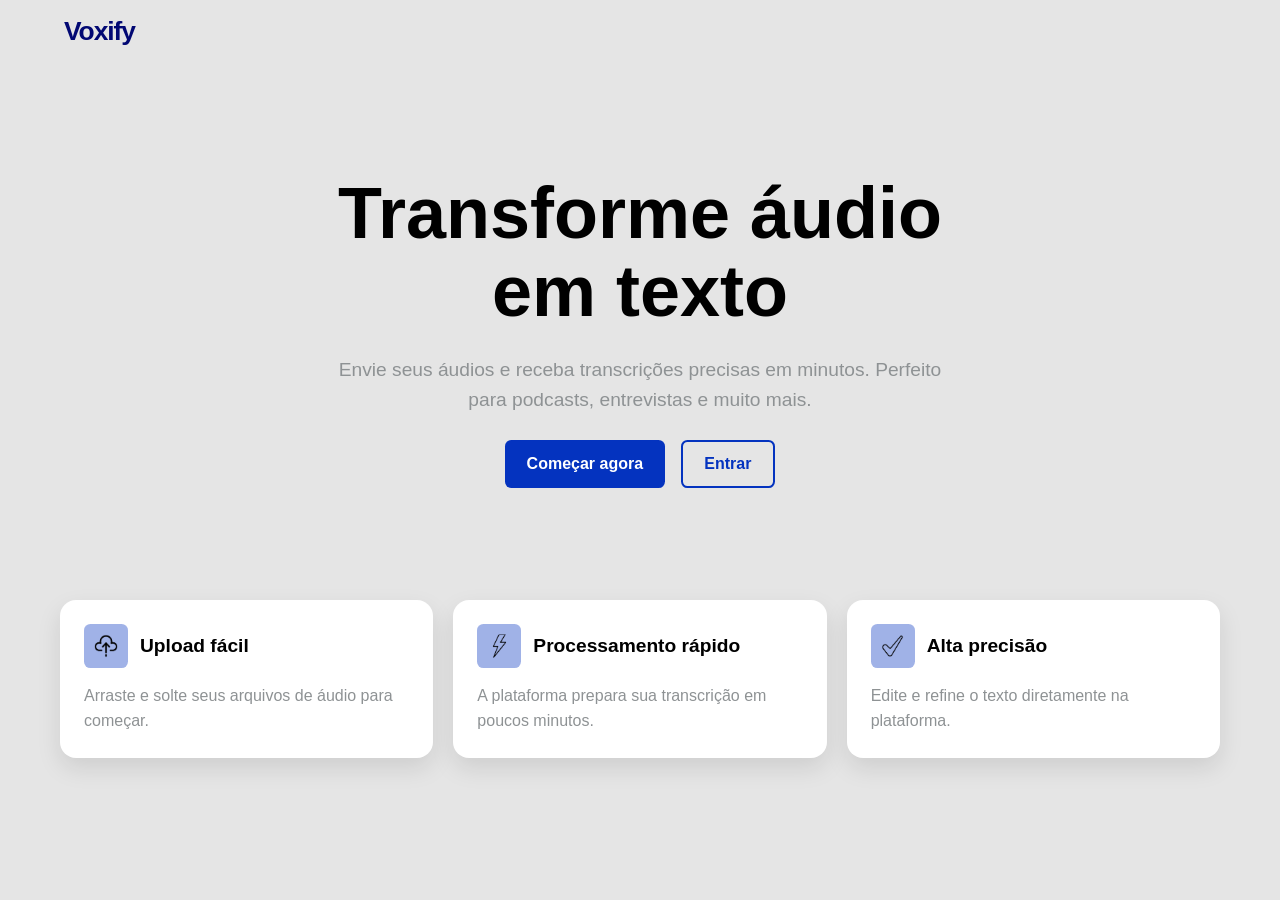
<file: Front/index.html>
<!doctype html>
<html lang="pt-BR">
  <head>
    <meta charset="UTF-8">
    <meta name="viewport" content="width=device-width, initial-scale=1.0">
    <meta name="description" content="Voxify transforma seus áudios em texto de forma simples e rápida.">
    <meta http-equiv="Content-Security-Policy" content="default-src 'self'; img-src 'self' data:; style-src 'self' https://fonts.googleapis.com; font-src 'self' https://fonts.gstatic.com; script-src 'self'; connect-src http://127.0.0.1:8000 http://localhost:8000 https://voxify-api-lgv4.onrender.com; base-uri 'self'; form-action 'self'; frame-ancestors 'none'">
    <meta name="referrer" content="strict-origin-when-cross-origin">
    <link rel="stylesheet" href="style/index.css">
    <title>Voxify — Áudio para texto</title>
  </head>
  <body>
    <header class="site-header">
      <nav class="menu_index" aria-label="Navegação principal">
        <a class="botao_logo" href="index.html" aria-label="Voxify, página inicial">Voxify</a>

      </nav>
    </header>
    <main class="container_principal">
      <section class="container_1" aria-labelledby="titulo-principal">
        <h1 id="titulo-principal" class="titulo_principal">Transforme áudio em texto</h1>
        <p class="paragrafo_principal">Envie seus áudios e receba transcrições precisas em minutos. Perfeito para podcasts, entrevistas e muito mais.</p>
        <div class="botoes">
          <a class="botao_1" href="registro.html">Começar agora</a>
          <a class="botao_2" href="login.html">Entrar</a>
        </div>
      </section>
      <section id="recursos" class="container_2" aria-label="Recursos">
        <article class="card">
          <div class="header"><img class="icone" src="assets/upload-na-nuvem.png" alt=""><h2 class="titulo_card">Upload fácil</h2></div>
          <p class="paragrafo_card">Arraste e solte seus arquivos de áudio para começar.</p>
        </article>
        <article class="card">
          <div class="header"><img class="icone" src="assets/instantaneo.png" alt=""><h2 class="titulo_card">Processamento rápido</h2></div>
          <p class="paragrafo_card">A plataforma prepara sua transcrição em poucos minutos.</p>
        </article>
        <article class="card">
          <div class="header"><img class="icone" src="assets/marca-de-verificacao.png" alt=""><h2 class="titulo_card">Alta precisão</h2></div>
          <p class="paragrafo_card">Edite e refine o texto diretamente na plataforma.</p>
        </article>
      </section>
    </main>
  </body>
</html>
</file>
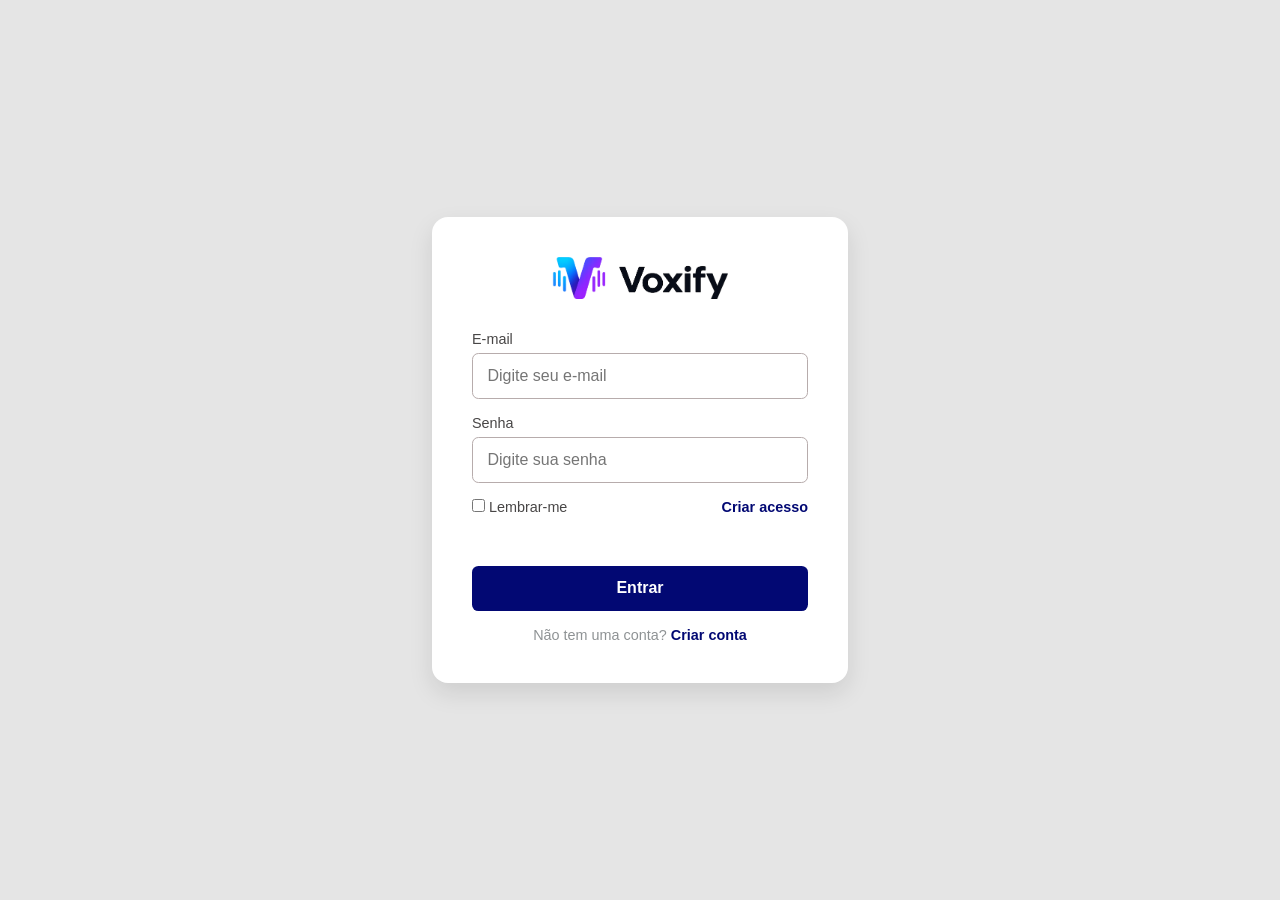
<file: Front/Dashboard.html>
<!doctype html>
<html lang="pt-BR">
  <head>
    <meta charset="UTF-8">
    <meta name="viewport" content="width=device-width, initial-scale=1.0">
    <meta http-equiv="Content-Security-Policy" content="default-src 'self'; img-src 'self' data:; style-src 'self' https://fonts.googleapis.com; font-src 'self' https://fonts.gstatic.com; script-src 'self'; connect-src http://127.0.0.1:8000 http://localhost:8000 https://voxify-api-lgv4.onrender.com; base-uri 'self'; form-action 'self'; frame-ancestors 'none'">
    <meta name="referrer" content="strict-origin-when-cross-origin">
    <link rel="stylesheet" href="style/dashboard.css">
    <title>Dashboard — Voxify</title>
  </head>
  <body>
    <header class="header_dashboard">
      <nav class="menu_dashboard" aria-label="Navegação do dashboard">
        <a href="index.html"><img class="logo_dashboard" src="assets/Logo_Voxify.png" alt="Voxify"></a>
        <div class="menu_dash_list">
          <button class="menu_dash_button" type="button" data-logout>Sair</button>
        </div>
      </nav>
    </header>
    <main class="container_dashboard">
      <section class="secao_upload" aria-labelledby="titulo-dashboard">
        <div class="cabecalho_dashboard"><h1 id="titulo-dashboard" class="titulo_dashboard">Dashboard</h1><p class="subtitulo_dashboard">Envie seu áudio e mantenha a transcrição organizada.</p></div>
        <div class="cards_dashboard">
          <section class="card_upload"><h2 class="titulo_card_upload">Upload de áudio</h2>
            <div class="upload_area" data-upload-area tabindex="0" role="button" aria-label="Selecionar arquivo de áudio"><input type="file" id="fileInput" accept="audio/mpeg,audio/wav,audio/x-m4a,audio/mp4" hidden>
              <div class="upload_content"><div class="icon_upload" aria-hidden="true"></div>
              <p class="upload_descricao">Arraste seu arquivo de áudio aqui</p><span>ou</span>
              <button class="botao_upload" type="button" data-file-button>Selecionar arquivo</button>
              <small class="upload_formato">MP3, WAV ou M4A até 1 GB</small>
              <p class="mensagem-upload" data-upload-message aria-live="polite"></p></div></div></section>
          <section class="card_texto_traduzido"><div class="campotexto"><h2 class="titulo_card_texto">Texto transcrito</h2><textarea class="campo_traduzido" id="texto" placeholder="O texto transcrito aparecerá aqui." aria-label="Texto transcrito"></textarea><div class="footer_texto"><span id="contador">0 caracteres</span><div class="botoes_acao"><button class="botao_limpar" type="button" data-clear-text>Limpar texto</button><button class="botao_download" type="button" data-download-text>Baixar texto</button></div></div></div></section>
        </div>
      </section>
      <section id="transcricoes" class="audio_transcritos" aria-labelledby="titulo-transcricoes"><h2 id="titulo-transcricoes" class="titulo_audio_transcritos">Transcrições recentes</h2><div class="lista_audios" data-audio-list><p class="lista-vazia">Nenhum áudio enviado ainda.</p></div></section>
    </main>
    <div id="modal-sessao" class="modal-sessao">
      <div class="modal-conteudo">
        <h2>Sessão quase expirada</h2>
        <p>
            Você está há algum tempo sem utilizar o sistema.
            Sua sessão será encerrada em aproximadamente 1 minuto.
        </p>
        <button id="continuar-sessao">
            Continuar conectado
        </button>
      </div>
    </div>
    <script src="script/config.js" defer></script>
    <script src="script/api.js" defer></script>
    <script src="script/upload.js" defer></script>
    <script src="script/dashboard.js" defer></script>
    <script src="script/session.js" defer></script>
  </body>
</html>
</file>
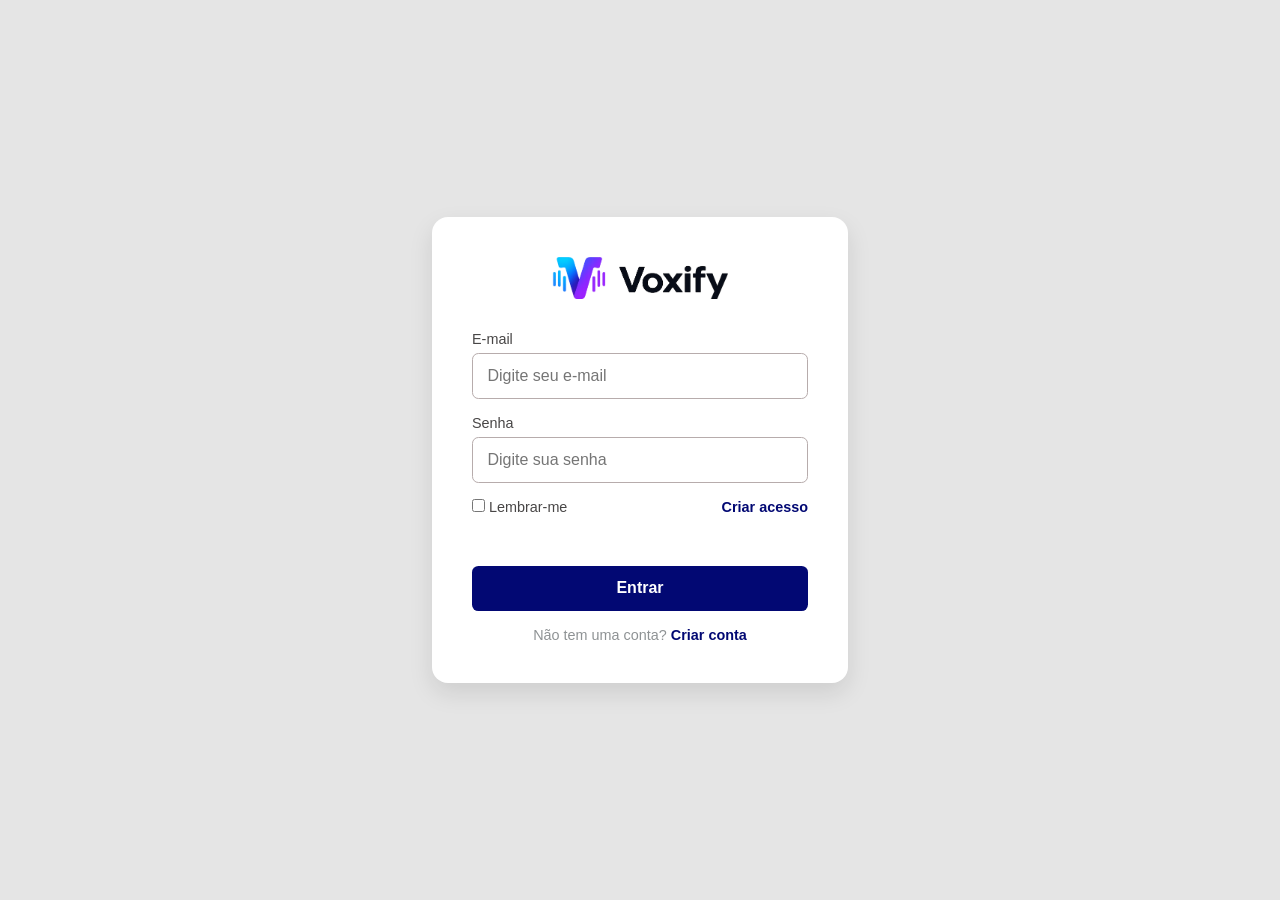
<file: Front/login.html>
<!doctype html>
<html lang="pt-BR">
  <head>
    <meta charset="UTF-8">
    <meta name="viewport" content="width=device-width, initial-scale=1.0">
    <meta http-equiv="Content-Security-Policy" content="default-src 'self'; img-src 'self' data:; style-src 'self' https://fonts.googleapis.com; font-src 'self' https://fonts.gstatic.com; script-src 'self'; connect-src http://127.0.0.1:8000 http://localhost:8000 https://voxify-api-lgv4.onrender.com; base-uri 'self'; form-action 'self'; frame-ancestors 'none'">
    <meta name="referrer" content="strict-origin-when-cross-origin">
    <link rel="stylesheet" href="style/login.css">
    <title>Entrar — Voxify</title>
  </head>
  <body>
    <main class="container_login">
      <form class="card_login" data-login-form>
        <a class="cabecalho_login" href="index.html" aria-label="Voltar à página inicial"><img class="logo_login" src="assets/Logo_Voxify.png" alt="Voxify"></a>
        <div class="input_login"><label class="nome_campo" for="email">E-mail</label><input id="email" class="campo_login" type="email" placeholder="Digite seu e-mail" autocomplete="email" required></div>
        <div class="input_login"><label class="nome_campo" for="senha">Senha</label><input id="senha" class="campo_login" type="password" placeholder="Digite sua senha" autocomplete="current-password" maxlength="128" required></div>
        <div class="opcoes"><label><input type="checkbox" name="lembrar"> <span class="checkbox_lembrar">Lembrar-me</span></label><a class="senha" href="registro.html">Criar acesso</a></div>
        <p class="mensagem-formulario" aria-live="polite"></p>
        <button class="botao_login_1" type="submit">Entrar</button>
        <p class="cadastro">Não tem uma conta? <a class="conta" href="registro.html">Criar conta</a></p>
      </form>
    </main>
    <div id="modal-sessao" class="modal-sessao">
      <div class="modal-conteudo">
        <h2>Sessão quase expirada</h2>
        <p>
            Você está há algum tempo sem utilizar o sistema.
            Sua sessão será encerrada em aproximadamente 1 minuto.
        </p>
        <button id="continuar-sessao">
            Continuar conectado
        </button>
      </div>
    </div>
    <script src="script/config.js" defer></script>
    <script src="script/api.js" defer></script>
    <script src="script/auth.js" defer></script>
    <script src="script/login.js" defer></script>
    <script src="script/session.js" defer></script>
  </body>
</html>
</file>
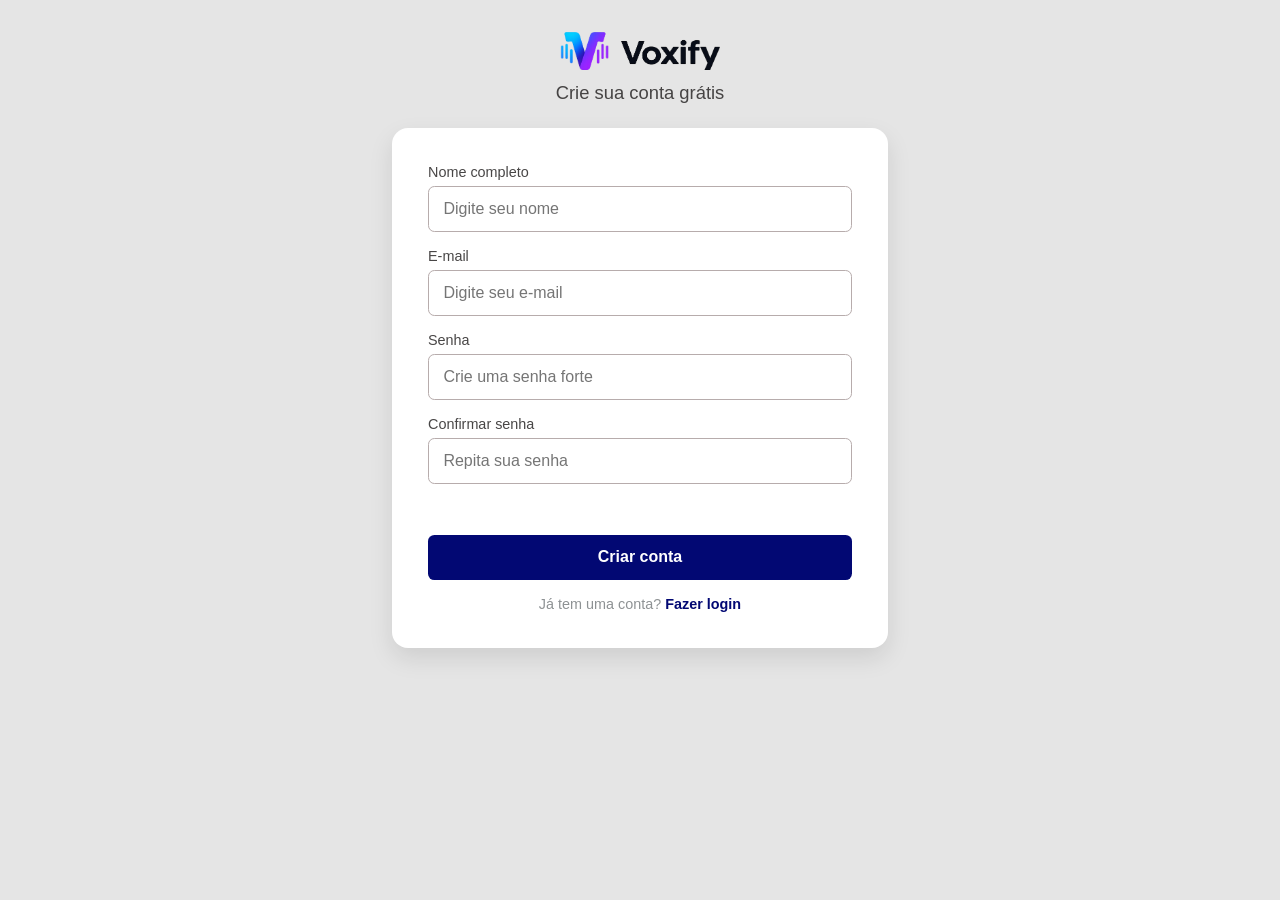
<file: Front/registro.html>
<!doctype html>
<html lang="pt-BR">
  <head>
    <meta charset="UTF-8">
    <meta name="viewport" content="width=device-width, initial-scale=1.0">
    <meta http-equiv="Content-Security-Policy" content="default-src 'self'; img-src 'self' data:; style-src 'self' https://fonts.googleapis.com; font-src 'self' https://fonts.gstatic.com; script-src 'self'; connect-src http://127.0.0.1:8000 http://localhost:8000 https://voxify-api-lgv4.onrender.com; base-uri 'self'; form-action 'self'; frame-ancestors 'none'">
    <meta name="referrer" content="strict-origin-when-cross-origin">
    <link rel="stylesheet" href="style/registro.css">
    <title>Criar conta — Voxify</title>
  </head>
  <body>
    <main class="container_registro">
      <div class="cabecalho_registro"><a href="index.html"><img class="logo_registro" src="assets/Logo_Voxify.png" alt="Voxify"></a><h1 class="titulo_registro">Crie sua conta grátis</h1></div>
      <form class="card_registro" data-register-form>
        <div class="input_registro"><label class="nome_input" for="nome">Nome completo</label><input id="nome" class="campo_login" name="nome" type="text" placeholder="Digite seu nome" autocomplete="name" required></div>
        <div class="input_registro"><label class="nome_input" for="email-registro">E-mail</label><input id="email-registro" class="campo_login" name="email" type="email" placeholder="Digite seu e-mail" autocomplete="email" required></div>
        <div class="input_registro"><label class="nome_input" for="senha-registro">Senha</label><input id="senha-registro" class="campo_login" name="senha" type="password" placeholder="Crie uma senha forte" autocomplete="new-password" minlength="12" maxlength="128" required></div>
        <div class="input_registro"><label class="nome_input" for="confirmar-senha">Confirmar senha</label><input id="confirmar-senha" class="campo_login" name="confirmarSenha" type="password" placeholder="Repita sua senha" autocomplete="new-password" minlength="12" maxlength="128" required></div>
        <p class="mensagem-formulario" aria-live="polite"></p>
        <button type="submit" class="botao_registro">Criar conta</button>
        <p class="cadastro_registro">Já tem uma conta? <a class="botao_login" href="login.html">Fazer login</a></p>
      </form>
    </main>
    <div id="modal-sessao" class="modal-sessao">
      <div class="modal-conteudo">
        <h2>Sessão quase expirada</h2>
        <p>
            Você está há algum tempo sem utilizar o sistema.
            Sua sessão será encerrada em aproximadamente 1 minuto.
        </p>
        <button id="continuar-sessao">
            Continuar conectado
        </button>
      </div>
    </div>
    <script src="script/config.js" defer></script>
    <script src="script/api.js" defer></script>
    <script src="script/register.js" defer></script>
    <script src="script/registro.js" defer></script>
    <script src="script/session.js" defer></script>
  </body>
</html>
</file>
<file: Front/style/index.css>
@import url("variables.css");
@import url("base_style.css");

.site-header { padding: 1rem clamp(1.25rem, 5vw, 4rem); }
.menu_index { display: flex; align-items: center; justify-content: space-between; margin: 0 auto; max-width: 72rem; }
.botao_logo { color: var(--cor-primaria); font-size: 1.65rem; font-weight: 800; letter-spacing: -.04em; }
.botao_login, .botao_1, .botao_2 { display: inline-flex; align-items: center; justify-content: center; border-radius: var(--raio-peq); font-weight: 600; transition: transform var(--transicao), background-color var(--transicao); }
.botao_login, .botao_1 { background: var(--cor-secundaria); color: #fff; }
.botao_login { padding: .65rem 1.25rem; }
.container_principal { max-width: 75rem; margin: 0 auto; padding: 0 1.25rem 3rem; }
.container_1 { display: flex; flex-direction: column; align-items: center; gap: var(--espaco-md); padding: clamp(3rem, 9vw, 7rem) 1rem; text-align: center; }
.titulo_principal { max-width: 17ch; font-size: clamp(2.35rem, 6vw, 4.5rem); line-height: 1.08; }
.paragrafo_principal { max-width: 38rem; color: var(--texto-secundaria); font-size: clamp(1rem, 2vw, 1.2rem); line-height: 1.6; }
.botoes { display: flex; flex-wrap: wrap; justify-content: center; gap: 1rem; }
.botao_1, .botao_2 { min-height: 3rem; padding: .8rem 1.35rem; }
.botao_2 { border: 2px solid var(--cor-secundaria); color: var(--cor-secundaria); }
.botao_login:hover, .botao_1:hover, .botao_2:hover { transform: translateY(-2px); }
.container_2 { display: grid; grid-template-columns: repeat(3, minmax(0, 1fr)); gap: 1.25rem; padding-bottom: 2rem; }
.card { display: flex; flex-direction: column; gap: 1rem; padding: 1.5rem; background: var(--bg_card); border-radius: var(--raio-grossa); box-shadow: var(--sombra-card); transition: transform var(--transicao); }
.card:hover { transform: translateY(-4px); }
.header { display: flex; align-items: center; gap: .75rem; }
.icone { width: 2.75rem; height: 2.75rem; padding: .65rem; object-fit: contain; background: var(--cor-icone); border-radius: var(--raio-peq); }
.titulo_card { font-size: 1.2rem; }
.paragrafo_card { color: var(--texto-secundaria); line-height: 1.55; }
@media (max-width: 700px) { .container_2 { grid-template-columns: 1fr; } .card { max-width: 30rem; margin: 0 auto; width: 100%; } }
@media (max-width: 420px) { .site-header { padding-inline: 1rem; } .container_principal { padding-inline: 1rem; } .botoes { width: 100%; } .botao_1, .botao_2 { width: 100%; } }
</file>
<file: Front/style/dashboard.css>
@import url("variables.css");
@import url("base_style.css");

.header_dashboard { padding: 1rem clamp(1rem, 5vw, 4rem); background: #fff; box-shadow: 0 2px 12px rgb(0 0 0 / 5%); }
.menu_dashboard { display: flex; align-items: center; justify-content: space-between; gap: 1rem; max-width: 82rem; margin: auto; }
.logo_dashboard { display: block; width: min(9rem, 32vw); }
.menu_dash_list, .botoes_acao { display: flex; align-items: center; gap: .75rem; }
.menu_dash_iten { color: var(--cor-primaria); font-weight: 600; }
.menu_dash_button, .botao_upload, .botao_limpar, .botao_download, .botao_reproduzir { border: 0; border-radius: var(--raio-peq); padding: .7rem 1rem; background: var(--cor-primaria); color: #fff; font-size: .9rem; font-weight: 600; transition: background-color var(--transicao), transform var(--transicao); }
.menu_dash_button:hover, .botao_upload:hover, .botao_limpar:hover, .botao_download:hover, .botao_reproduzir:hover { background: var(--cor-secundaria); transform: translateY(-1px); }
.container_dashboard { max-width: 82rem; margin: 0 auto; padding: clamp(2rem, 5vw, 4rem) 1.25rem; }
.cabecalho_dashboard { margin-bottom: 2rem; text-align: center; }
.titulo_dashboard { font-size: clamp(2rem, 4vw, 3rem); }
.subtitulo_dashboard { margin-top: .5rem; color: var(--texto-secundaria); font-size: 1.05rem; }
.cards_dashboard { display: grid; grid-template-columns: repeat(2, minmax(0, 1fr)); gap: 1.5rem; }
.card_upload, .card_texto_traduzido, .audio_transcritos { padding: clamp(1.25rem, 3vw, 2rem); background: var(--bg_card); border-radius: var(--raio-grossa); box-shadow: var(--sombra-card); }
.card_upload, .campotexto { display: flex; flex-direction: column; gap: 1rem; }
.titulo_card_upload, .titulo_card_texto, .titulo_audio_transcritos { font-size: 1.3rem; }
.upload_area { display: grid; min-height: 23rem; place-items: center; border: 2px dashed var(--cor-campos); border-radius: var(--raio-gde); padding: 1.25rem; transition: border-color var(--transicao), background-color var(--transicao); }
.upload_area:hover, .upload_area:focus, .upload_area.dragover { border-color: var(--cor-secundaria); background: rgb(4 51 191 / 5%); outline: none; }
.upload_content { display: flex; flex-direction: column; align-items: center; gap: .9rem; text-align: center; color: var(--texto-secundaria); }
.icon_upload { color: var(--cor-secundaria); font-size: 3.5rem; line-height: 1; }
.upload_formato { font-size: .8rem; }
.mensagem-upload { display: flex; align-items: center; justify-content: center; gap: .5rem; min-height: 1.2rem; font-size: .82rem; color: var(--cor-primaria); }
.spinner-upload { width: 1rem; height: 1rem; border: 2px solid rgb(4 51 191 / 20%); border-top-color: var(--cor-primaria); border-radius: 50%; animation: girar-spinner .7s linear infinite; }
@keyframes girar-spinner { to { transform: rotate(360deg); } }
.campo_traduzido { width: 100%; min-height: 23rem; padding: 1rem; resize: vertical; border: 1px solid var(--cor-campos); border-radius: var(--raio-peq); font-size: 1rem; line-height: 1.5; }
.campo_traduzido:focus { border-color: var(--cor-secundaria); box-shadow: 0 0 0 3px rgb(4 51 191 / 12%); }
.footer_texto { display: flex; align-items: center; justify-content: space-between; gap: 1rem; color: var(--texto-secundaria); font-size: .85rem; }
.botao_limpar { background: #667085; }
.audio_transcritos { margin-top: 1.5rem; }
.lista_audios { display: flex; flex-direction: column; gap: .75rem; margin-top: 1rem; }
.audio_item { display: flex; align-items: center; justify-content: space-between; gap: 1rem; padding: 1rem; border: 1px solid var(--cor-campos); border-radius: var(--raio-peq); }
.nome_audio { overflow: hidden; text-overflow: ellipsis; white-space: nowrap; font-weight: 600; }
.lista-vazia { color: var(--texto-secundaria); }
.modal-sessao{
    display:none;
    position:fixed;
    inset:0;
    background:rgba(0,0,0,.55);
    justify-content:center;
    align-items:center;
    z-index:9999;
}
.modal-conteudo{
    background:#fff;
    padding:30px;
    border-radius:12px;
    max-width:420px;
    text-align:center;
}
.modal-conteudo button{
    margin-top:20px;
}
@media (max-width: 800px) { .cards_dashboard { grid-template-columns: 1fr; } }
@media (max-width: 520px) { .menu_dash_iten { display: none; } .footer_texto, .audio_item { align-items: stretch; flex-direction: column; } .botoes_acao { display: grid; grid-template-columns: 1fr 1fr; } .botao_reproduzir { width: 100%; } }
@media (max-width: 360px) { .menu_dash_list { gap: .35rem; } .menu_dash_button { padding-inline: .7rem; } .botoes_acao { grid-template-columns: 1fr; } }
</file>
<file: Front/style/login.css>
@import url("variables.css");
@import url("base_style.css");

.container_login { display: grid; min-height: 100vh; place-items: center; padding: 1.25rem; }
.card_login { display: flex; flex-direction: column; align-items: center; width: min(100%, 26rem); gap: 1rem; padding: clamp(1.5rem, 5vw, 2.5rem); background: var(--bg_card); border-radius: var(--raio-grossa); box-shadow: var(--sombra-card); }
.cabecalho_login { display: block; margin-bottom: .75rem; text-align: center; }
.logo_login { width: min(11rem, 70vw); }
.input_login { display: flex; flex-direction: column; width: 100%; gap: .4rem; }
.nome_campo, .checkbox_lembrar { color: var(--texto-quaternaria); font-size: .9rem; font-weight: 500; }
.campo_login { width: 100%; padding: .8rem .9rem; border: 1px solid var(--cor-campos); border-radius: var(--raio-peq); font-size: 1rem; }
.campo_login:focus { border-color: var(--cor-secundaria); box-shadow: 0 0 0 3px rgb(4 51 191 / 12%); }
.opcoes { display: flex; justify-content: space-between; gap: .75rem; width: 100%; font-size: .9rem; }
.senha, .conta { color: var(--cor-primaria); font-weight: 600; }
.botao_login_1 { width: 100%; padding: .85rem; border: 0; border-radius: var(--raio-peq); background: var(--cor-primaria); color: #fff; font-size: 1rem; font-weight: 600; transition: background-color var(--transicao); }
.botao_login_1:hover { background: var(--cor-secundaria); }
.cadastro { color: var(--texto-secundaria); font-size: .9rem; text-align: center; }
.mensagem-formulario { min-height: 1.2rem; color: #b42318; font-size: .875rem; text-align: center; }
.modal-sessao{
    display:none;
    position:fixed;
    inset:0;
    background:rgba(0,0,0,.55);
    justify-content:center;
    align-items:center;
    z-index:9999;
}
.modal-conteudo{
    background:#fff;
    padding:30px;
    border-radius:12px;
    max-width:420px;
    text-align:center;
}
.modal-conteudo button{
    margin-top:20px;
}
@media (max-width: 380px) { .card_login { padding: 1.25rem; } .opcoes { flex-direction: column; } }
</file>
<file: Front/style/registro.css>
@import url("variables.css");
@import url("base_style.css");

.container_registro { display: flex; flex-direction: column; align-items: center; min-height: 100vh; padding: 2rem 1.25rem; }
.cabecalho_registro { display: flex; flex-direction: column; align-items: center; gap: .5rem; text-align: center; }
.logo_registro { width: min(10rem, 55vw); }
.titulo_registro { color: var(--texto-quaternaria); font-size: 1.15rem; font-weight: 500; }
.card_registro { display: flex; flex-direction: column; width: min(100%, 31rem); gap: 1rem; margin-top: 1.5rem; padding: clamp(1.5rem, 4vw, 2.25rem); background: var(--bg_card); border-radius: var(--raio-grossa); box-shadow: var(--sombra-card); }
.input_registro { display: flex; flex-direction: column; gap: .4rem; width: 100%; }
.nome_input { color: var(--texto-quaternaria); font-size: .9rem; font-weight: 500; }
.campo_login { width: 100%; padding: .8rem .9rem; border: 1px solid var(--cor-campos); border-radius: var(--raio-peq); font-size: 1rem; }
.campo_login:focus { border-color: var(--cor-secundaria); box-shadow: 0 0 0 3px rgb(4 51 191 / 12%); }
.botao_registro { width: 100%; padding: .85rem; border: 0; border-radius: var(--raio-peq); background: var(--cor-primaria); color: #fff; font-size: 1rem; font-weight: 600; }
.botao_registro:hover { background: var(--cor-secundaria); }
.cadastro_registro { color: var(--texto-secundaria); font-size: .9rem; text-align: center; }
.botao_login { color: var(--cor-primaria); font-weight: 700; }
.mensagem-formulario { min-height: 1.2rem; color: #b42318; font-size: .875rem; text-align: center; }
.modal-sessao{
    display:none;
    position:fixed;
    inset:0;
    background:rgba(0,0,0,.55);
    justify-content:center;
    align-items:center;
    z-index:9999;
}
.modal-conteudo{
    background:#fff;
    padding:30px;
    border-radius:12px;
    max-width:420px;
    text-align:center;
}
.modal-conteudo button{
    margin-top:20px;
}
</file>
